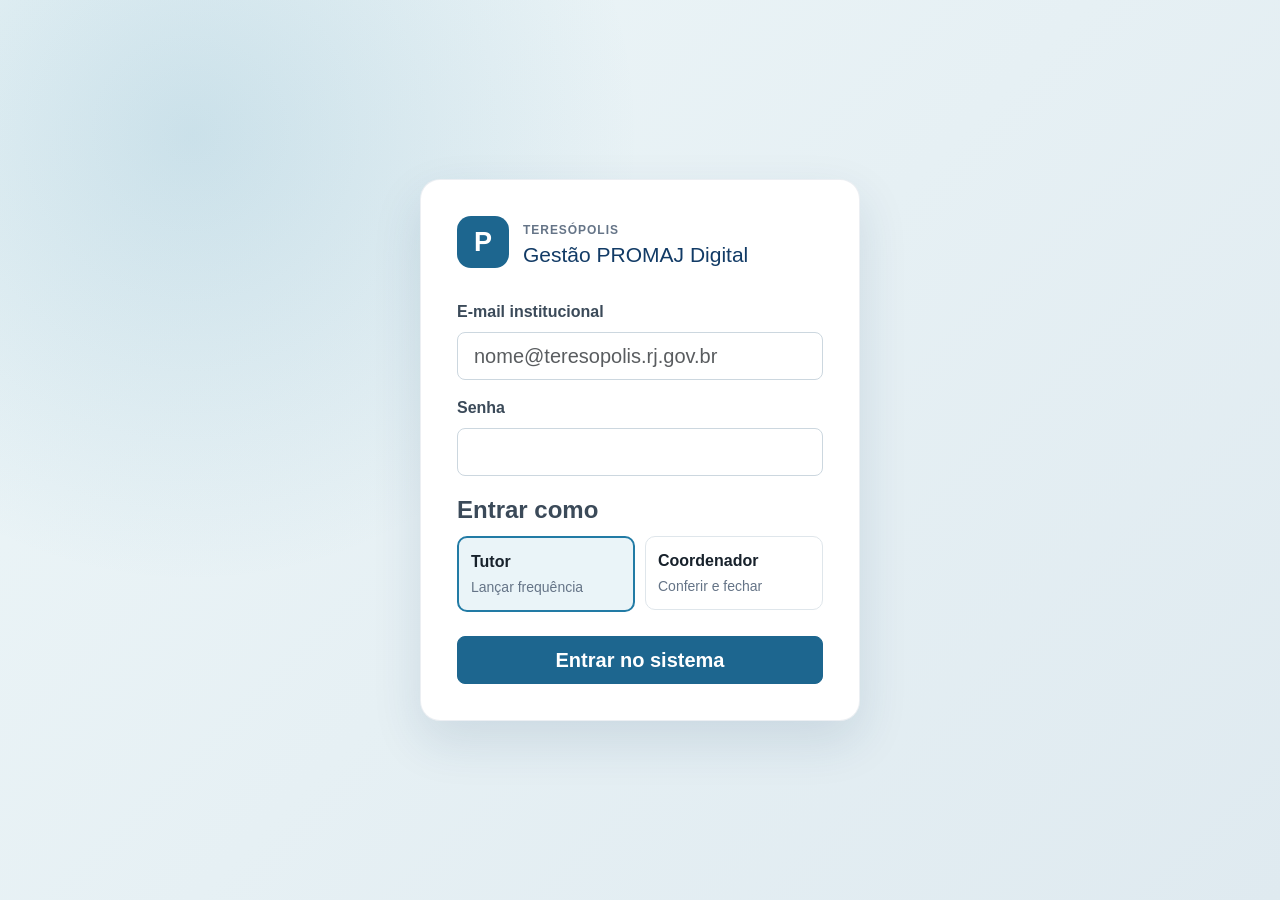
<file: prototipo/index.html>
<!doctype html>
<html lang="pt-BR">
<head>
  <meta charset="utf-8">
  <meta name="viewport" content="width=device-width, initial-scale=1">
  <title>Gestão PROMAJ Digital | Entrar</title>
  <link href="https://cdn.jsdelivr.net/npm/bootstrap@5.3.3/dist/css/bootstrap.min.css" rel="stylesheet">
  <link rel="stylesheet" href="assets/css/style.css">
</head>
<body class="login-page">
  <main class="login-shell">
    <section class="login-card" aria-labelledby="login-title">
      <div class="brand-lockup">
        <div class="brand-mark" aria-hidden="true">P</div>
        <div>
          <span class="brand-kicker">Teresópolis</span>
          <h1 id="login-title">Gestão PROMAJ Digital</h1>
        </div>
      </div>

      <form id="login-form" novalidate>
        <div class="mb-3">
          <label for="email" class="form-label">E-mail institucional</label>
          <input type="email" class="form-control form-control-lg" id="email" autocomplete="username" placeholder="nome@teresopolis.rj.gov.br" required>
          <div class="invalid-feedback">Informe um e-mail válido.</div>
        </div>
        <div class="mb-3">
          <label for="senha" class="form-label">Senha</label>
          <input type="password" class="form-control form-control-lg" id="senha" autocomplete="current-password" minlength="6" required>
          <div class="invalid-feedback">A senha deve ter pelo menos 6 caracteres.</div>
        </div>
        <fieldset class="mb-4">
          <legend class="form-label">Entrar como</legend>
          <div class="role-options">
            <label class="role-option">
              <input type="radio" name="perfil" value="tutor" checked>
              <span><strong>Tutor</strong><small>Lançar frequência</small></span>
            </label>
            <label class="role-option">
              <input type="radio" name="perfil" value="coordenador">
              <span><strong>Coordenador</strong><small>Conferir e fechar</small></span>
            </label>
          </div>
        </fieldset>
        <button type="submit" class="btn btn-primary btn-lg w-100">Entrar no sistema</button>
      </form>
    </section>
  </main>
  <script src="assets/js/app.js"></script>
</body>
</html>
</file>
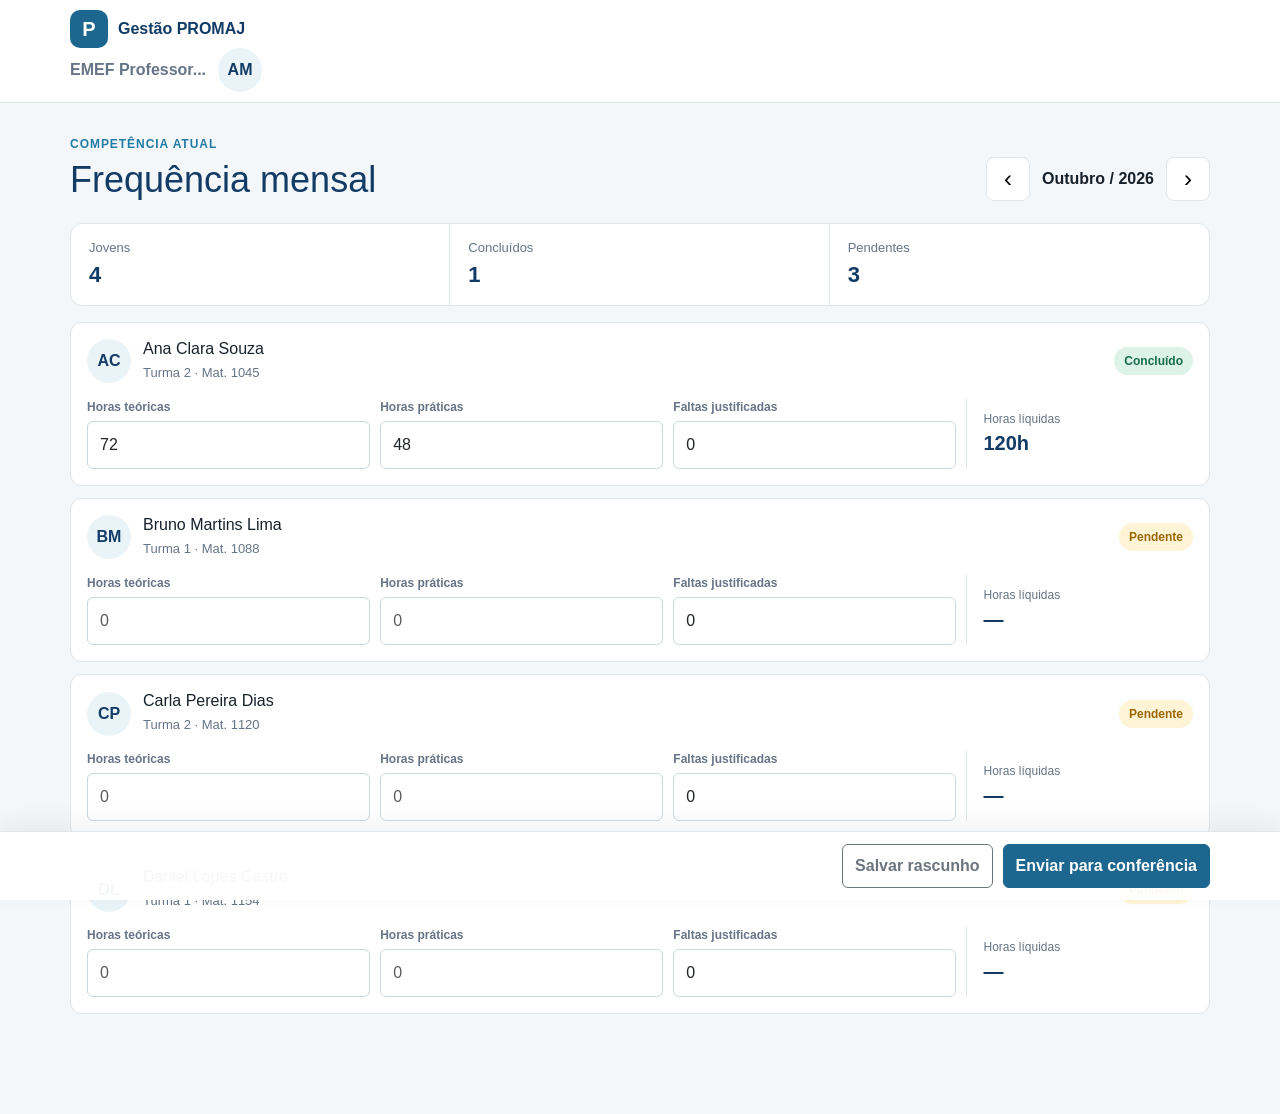
<file: prototipo/tela2_frequencia.html>
<!doctype html>
<html lang="pt-BR">
<head>
  <meta charset="utf-8">
  <meta name="viewport" content="width=device-width, initial-scale=1">
  <title>Frequência mensal | Gestão PROMAJ</title>
  <link href="https://cdn.jsdelivr.net/npm/bootstrap@5.3.3/dist/css/bootstrap.min.css" rel="stylesheet">
  <link rel="stylesheet" href="assets/css/style.css">
</head>
<body>
  <header class="app-header">
    <div class="container-fluid app-header-inner">
      <a class="app-brand" href="index.html" aria-label="Página inicial">
        <span class="brand-mark small" aria-hidden="true">P</span>
        <span>Gestão PROMAJ</span>
      </a>
      <div class="header-actions">
        <span class="header-unit d-none d-md-inline">EMEF Professor...</span>
        <a class="avatar" href="index.html" aria-label="Sair da conta">AM</a>
      </div>
    </div>
  </header>

  <main class="container app-content">
    <div class="page-heading">
      <div>
        <span class="eyebrow">Competência atual</span>
        <h1>Frequência mensal</h1>
      </div>
      <div class="month-control" aria-label="Selecionar competência">
        <button type="button" aria-label="Mês anterior">‹</button>
        <strong>Outubro / 2026</strong>
        <button type="button" aria-label="Próximo mês">›</button>
      </div>
    </div>

    <div class="summary-strip" aria-label="Resumo da competência">
      <div><span>Jovens</span><strong id="total-jovens">4</strong></div>
      <div><span>Concluídos</span><strong id="total-concluidos">1</strong></div>
      <div><span>Pendentes</span><strong id="total-pendentes">3</strong></div>
    </div>

    <div class="student-list" id="student-list">
      <article class="student-card" data-status="concluido">
        <div class="student-card-head">
          <div class="student-avatar">AC</div>
          <div class="student-info"><h2>Ana Clara Souza</h2><span>Turma 2 · Mat. 1045</span></div>
          <span class="status-badge status-success">Concluído</span>
        </div>
        <div class="hours-grid">
          <label>Horas teóricas
            <input type="number" min="0" max="999" value="72" class="form-control horas-teoricas" inputmode="numeric">
          </label>
          <label>Horas práticas
            <input type="number" min="0" max="999" value="48" class="form-control horas-praticas" inputmode="numeric">
          </label>
          <label>Faltas justificadas
            <input type="number" min="0" max="31" value="0" class="form-control faltas" inputmode="numeric">
          </label>
          <div class="hours-result"><span>Horas líquidas</span><strong>120h</strong></div>
        </div>
      </article>

      <article class="student-card" data-status="pendente">
        <div class="student-card-head">
          <div class="student-avatar">BM</div>
          <div class="student-info"><h2>Bruno Martins Lima</h2><span>Turma 1 · Mat. 1088</span></div>
          <span class="status-badge status-warning">Pendente</span>
        </div>
        <div class="hours-grid">
          <label>Horas teóricas
            <input type="number" min="0" max="999" value="" placeholder="0" class="form-control horas-teoricas" inputmode="numeric">
          </label>
          <label>Horas práticas
            <input type="number" min="0" max="999" value="" placeholder="0" class="form-control horas-praticas" inputmode="numeric">
          </label>
          <label>Faltas justificadas
            <input type="number" min="0" max="31" value="0" class="form-control faltas" inputmode="numeric">
          </label>
          <div class="hours-result"><span>Horas líquidas</span><strong>—</strong></div>
        </div>
      </article>

      <article class="student-card" data-status="pendente">
        <div class="student-card-head">
          <div class="student-avatar">CP</div>
          <div class="student-info"><h2>Carla Pereira Dias</h2><span>Turma 2 · Mat. 1120</span></div>
          <span class="status-badge status-warning">Pendente</span>
        </div>
        <div class="hours-grid">
          <label>Horas teóricas
            <input type="number" min="0" max="999" value="" placeholder="0" class="form-control horas-teoricas" inputmode="numeric">
          </label>
          <label>Horas práticas
            <input type="number" min="0" max="999" value="" placeholder="0" class="form-control horas-praticas" inputmode="numeric">
          </label>
          <label>Faltas justificadas
            <input type="number" min="0" max="31" value="0" class="form-control faltas" inputmode="numeric">
          </label>
          <div class="hours-result"><span>Horas líquidas</span><strong>—</strong></div>
        </div>
      </article>

      <article class="student-card" data-status="pendente">
        <div class="student-card-head">
          <div class="student-avatar">DL</div>
          <div class="student-info"><h2>Daniel Lopes Castro</h2><span>Turma 1 · Mat. 1154</span></div>
          <span class="status-badge status-warning">Pendente</span>
        </div>
        <div class="hours-grid">
          <label>Horas teóricas
            <input type="number" min="0" max="999" value="" placeholder="0" class="form-control horas-teoricas" inputmode="numeric">
          </label>
          <label>Horas práticas
            <input type="number" min="0" max="999" value="" placeholder="0" class="form-control horas-praticas" inputmode="numeric">
          </label>
          <label>Faltas justificadas
            <input type="number" min="0" max="31" value="0" class="form-control faltas" inputmode="numeric">
          </label>
          <div class="hours-result"><span>Horas líquidas</span><strong>—</strong></div>
        </div>
      </article>
    </div>

    <div class="action-bar">
      <button type="button" class="btn btn-outline-secondary" id="save-draft">Salvar rascunho</button>
      <button type="button" class="btn btn-primary" id="submit-frequency">Enviar para conferência</button>
    </div>
  </main>

  <div class="toast-region" aria-live="polite" aria-atomic="true" id="toast-region"></div>
  <script src="assets/js/app.js"></script>
</body>
</html>
</file>
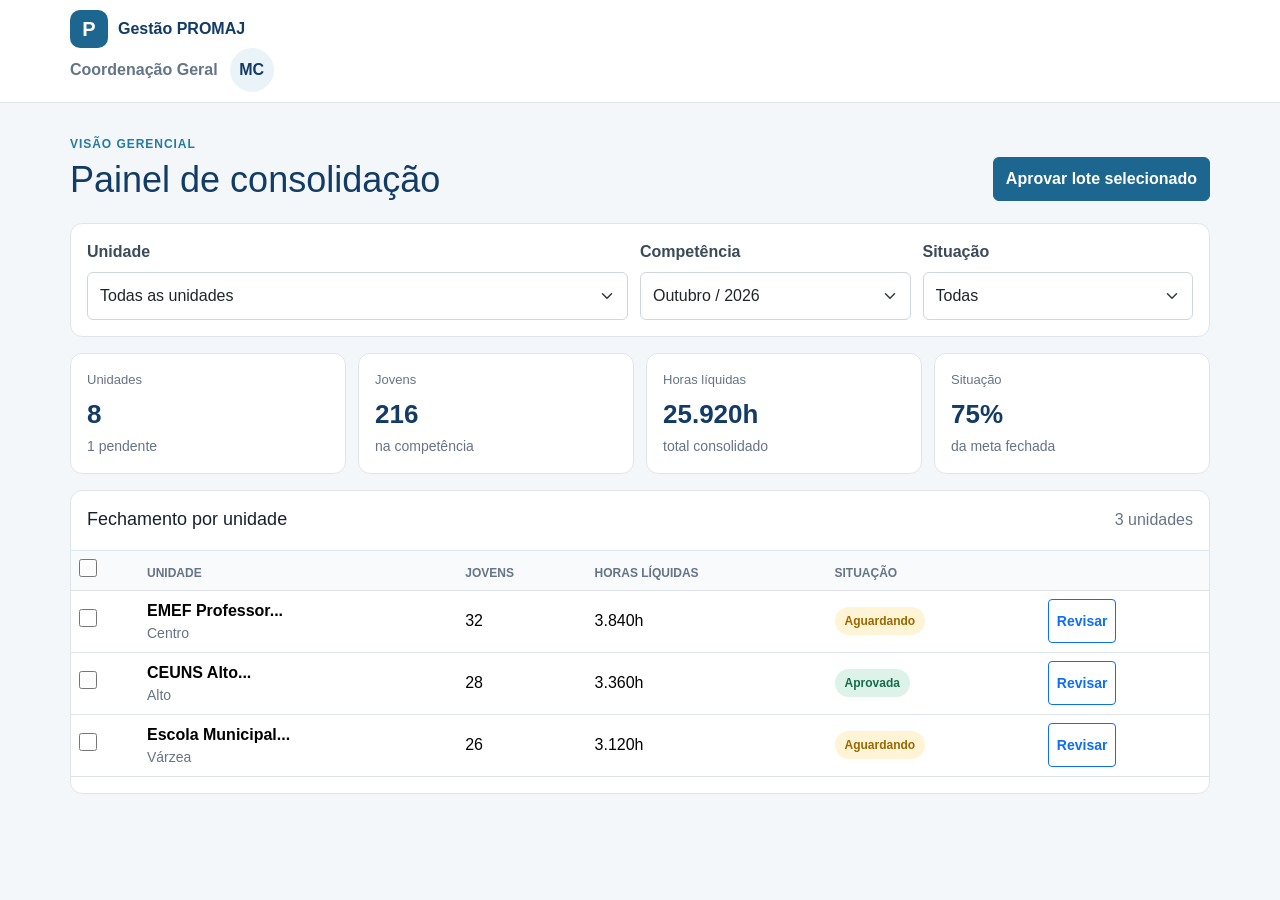
<file: prototipo/tela3_painel.html>
<!doctype html>
<html lang="pt-BR">
<head>
  <meta charset="utf-8">
  <meta name="viewport" content="width=device-width, initial-scale=1">
  <title>Painel de coordenação | Gestão PROMAJ</title>
  <link href="https://cdn.jsdelivr.net/npm/bootstrap@5.3.3/dist/css/bootstrap.min.css" rel="stylesheet">
  <link rel="stylesheet" href="assets/css/style.css">
</head>
<body>
  <header class="app-header">
    <div class="container-fluid app-header-inner">
      <a class="app-brand" href="index.html" aria-label="Página inicial">
        <span class="brand-mark small" aria-hidden="true">P</span>
        <span>Gestão PROMAJ</span>
      </a>
      <div class="header-actions">
        <span class="header-unit d-none d-md-inline">Coordenação Geral</span>
        <a class="avatar" href="index.html" aria-label="Sair da conta">MC</a>
      </div>
    </div>
  </header>

  <main class="container app-content">
    <div class="page-heading">
      <div>
        <span class="eyebrow">Visão gerencial</span>
        <h1>Painel de consolidação</h1>
      </div>
      <button type="button" class="btn btn-primary" id="approve-all">Aprovar lote selecionado</button>
    </div>

    <section class="filter-panel" aria-label="Filtros">
      <div>
        <label for="filter-unit" class="form-label">Unidade</label>
        <select id="filter-unit" class="form-select">
          <option value="">Todas as unidades</option>
          <option>EMEF Professor...</option>
          <option>CEUNS Alto...</option>
          <option>Escola Municipal...</option>
        </select>
      </div>
      <div>
        <label for="filter-month" class="form-label">Competência</label>
        <select id="filter-month" class="form-select">
          <option>Outubro / 2026</option>
          <option>Setembro / 2026</option>
        </select>
      </div>
      <div>
        <label for="filter-status" class="form-label">Situação</label>
        <select id="filter-status" class="form-select">
          <option value="">Todas</option>
          <option value="Aguardando">Aguardando</option>
          <option value="Aprovada">Aprovada</option>
        </select>
      </div>
    </section>

    <section class="metrics-grid" aria-label="Indicadores">
      <article><span>Unidades</span><strong>8</strong><small>1 pendente</small></article>
      <article><span>Jovens</span><strong>216</strong><small>na competência</small></article>
      <article><span>Horas líquidas</span><strong>25.920h</strong><small>total consolidado</small></article>
      <article><span>Situação</span><strong>75%</strong><small>da meta fechada</small></article>
    </section>

    <section class="table-card">
      <div class="table-card-header">
        <h2>Fechamento por unidade</h2>
        <span id="unit-count">3 unidades</span>
      </div>
      <div class="table-responsive">
        <table class="table align-middle">
          <thead>
            <tr>
              <th scope="col"><input type="checkbox" id="select-all" aria-label="Selecionar todas"></th>
              <th scope="col">Unidade</th>
              <th scope="col">Jovens</th>
              <th scope="col">Horas líquidas</th>
              <th scope="col">Situação</th>
              <th scope="col"><span class="visually-hidden">Ações</span></th>
            </tr>
          </thead>
          <tbody id="unit-table">
            <tr data-status="Aguardando" data-unit="EMEF Professor">
              <td><input type="checkbox" class="unit-check" aria-label="Selecionar EMEF Professor"></td>
              <td><strong>EMEF Professor...</strong><small>Centro</small></td>
              <td>32</td>
              <td>3.840h</td>
              <td><span class="status-badge status-warning">Aguardando</span></td>
              <td><button type="button" class="btn btn-sm btn-outline-primary review-btn">Revisar</button></td>
            </tr>
            <tr data-status="Aprovada" data-unit="CEUNS Alto">
              <td><input type="checkbox" class="unit-check" aria-label="Selecionar CEUNS Alto"></td>
              <td><strong>CEUNS Alto...</strong><small>Alto</small></td>
              <td>28</td>
              <td>3.360h</td>
              <td><span class="status-badge status-success">Aprovada</span></td>
              <td><button type="button" class="btn btn-sm btn-outline-primary review-btn">Revisar</button></td>
            </tr>
            <tr data-status="Aguardando" data-unit="Escola Municipal">
              <td><input type="checkbox" class="unit-check" aria-label="Selecionar Escola Municipal"></td>
              <td><strong>Escola Municipal...</strong><small>Várzea</small></td>
              <td>26</td>
              <td>3.120h</td>
              <td><span class="status-badge status-warning">Aguardando</span></td>
              <td><button type="button" class="btn btn-sm btn-outline-primary review-btn">Revisar</button></td>
            </tr>
          </tbody>
        </table>
      </div>
    </section>
  </main>

  <div class="toast-region" aria-live="polite" aria-atomic="true" id="toast-region"></div>
  <script src="assets/js/app.js"></script>
</body>
</html>
</file>
<file: prototipo/assets/css/style.css>
:root {
  --blue-900: #123b66;
  --blue-700: #1d668f;
  --blue-600: #227ba5;
  --blue-100: #eaf4f8;
  --teal: #16a085;
  --ink: #17212b;
  --muted: #657487;
  --line: #dfe6eb;
  --surface: #ffffff;
  --canvas: #f4f7f9;
  --warning: #9a6700;
  --warning-bg: #fff4d6;
  --success: #176b4d;
  --success-bg: #ddf3e9;
}

* { box-sizing: border-box; }

body {
  margin: 0;
  min-height: 100vh;
  color: var(--ink);
  background: var(--canvas);
  font-family: Inter, "Segoe UI", Arial, sans-serif;
}

.login-page {
  display: grid;
  place-items: center;
  background:
    radial-gradient(circle at 15% 15%, rgba(34, 123, 165, .16), transparent 28rem),
    linear-gradient(135deg, #edf6f8 0%, #dfeaf0 100%);
  padding: 24px;
}

.login-shell { width: min(440px, 100%); }
.login-card {
  background: var(--surface);
  border: 1px solid rgba(18, 59, 102, .08);
  border-radius: 20px;
  box-shadow: 0 20px 50px rgba(18, 59, 102, .12);
  padding: 36px;
}

.brand-lockup, .app-brand, .header-actions { display: flex; align-items: center; }
.brand-lockup { gap: 14px; margin-bottom: 32px; }
.brand-lockup h1 { font-size: 21px; line-height: 1.15; margin: 2px 0 0; color: var(--blue-900); }
.brand-kicker { color: var(--muted); font-size: 12px; font-weight: 700; text-transform: uppercase; letter-spacing: .08em; }
.brand-mark {
  display: grid;
  place-items: center;
  width: 52px;
  height: 52px;
  flex: 0 0 52px;
  border-radius: 14px;
  background: var(--blue-700);
  color: #fff;
  font-size: 27px;
  font-weight: 800;
}
.brand-mark.small { width: 38px; height: 38px; flex-basis: 38px; border-radius: 10px; font-size: 20px; }

.form-label { font-weight: 700; color: #3b4a59; }
.form-control, .form-select { min-height: 48px; border-color: #ccd7df; }
.form-control:focus, .form-select:focus {
  border-color: var(--blue-600);
  box-shadow: 0 0 0 3px rgba(34, 123, 165, .16);
}
.role-options { display: grid; grid-template-columns: 1fr 1fr; gap: 10px; }
.role-option { position: relative; cursor: pointer; }
.role-option input { position: absolute; opacity: 0; }
.role-option span {
  display: flex;
  min-height: 72px;
  flex-direction: column;
  justify-content: center;
  border: 1px solid var(--line);
  border-radius: 10px;
  padding: 12px;
}
.role-option small { color: var(--muted); margin-top: 3px; }
.role-option input:checked + span { border: 2px solid var(--blue-600); background: var(--blue-100); }
.role-option input:focus-visible + span { outline: 3px solid #f0b429; outline-offset: 2px; }

.btn-primary { background: var(--blue-700); border-color: var(--blue-700); }
.btn-primary:hover, .btn-primary:focus { background: var(--blue-900); border-color: var(--blue-900); }
.btn { min-height: 44px; font-weight: 700; }
.btn:focus-visible, a:focus-visible, input:focus-visible, select:focus-visible { outline: 3px solid #f0b429; outline-offset: 2px; }

.app-header { position: sticky; top: 0; z-index: 10; background: var(--surface); border-bottom: 1px solid var(--line); }
.app-header-inner { max-width: 1180px; min-height: 64px; margin: auto; padding: 10px 20px; justify-content: space-between; }
.app-brand { gap: 10px; color: var(--blue-900); text-decoration: none; font-weight: 800; }
.header-actions { gap: 12px; }
.header-unit { color: var(--muted); font-weight: 700; }
.avatar {
  display: grid;
  width: 44px;
  height: 44px;
  place-items: center;
  border-radius: 50%;
  background: var(--blue-100);
  color: var(--blue-900);
  text-decoration: none;
  font-weight: 800;
}
.app-content { max-width: 1180px; padding: 28px 20px 100px; }
.page-heading { display: flex; align-items: end; justify-content: space-between; gap: 16px; margin-bottom: 22px; }
.page-heading h1 { margin: 3px 0 0; color: var(--blue-900); font-size: clamp(25px, 4vw, 36px); }
.eyebrow { color: var(--blue-600); font-size: 12px; font-weight: 800; text-transform: uppercase; letter-spacing: .08em; }
.month-control { display: flex; align-items: center; gap: 12px; min-height: 44px; }
.month-control button { width: 44px; height: 44px; border: 1px solid var(--line); border-radius: 8px; background: var(--surface); font-size: 24px; }

.summary-strip { display: grid; grid-template-columns: repeat(3, 1fr); background: var(--surface); border: 1px solid var(--line); border-radius: 12px; margin-bottom: 16px; }
.summary-strip div { display: flex; flex-direction: column; padding: 14px 18px; border-right: 1px solid var(--line); }
.summary-strip div:last-child { border-right: 0; }
.summary-strip span { color: var(--muted); font-size: 13px; }
.summary-strip strong { color: var(--blue-900); font-size: 22px; }

.student-list { display: grid; gap: 12px; }
.student-card { background: var(--surface); border: 1px solid var(--line); border-radius: 12px; padding: 16px; }
.student-card-head { display: grid; grid-template-columns: 44px 1fr auto; align-items: center; gap: 12px; margin-bottom: 14px; }
.student-avatar { display: grid; width: 44px; height: 44px; place-items: center; border-radius: 50%; background: var(--blue-100); color: var(--blue-900); font-weight: 800; }
.student-info h2 { font-size: 16px; margin: 0 0 2px; }
.student-info span { color: var(--muted); font-size: 13px; }
.status-badge { display: inline-flex; align-items: center; justify-content: center; min-height: 28px; border-radius: 999px; padding: 4px 10px; font-size: 12px; font-weight: 800; }
.status-success { background: var(--success-bg); color: var(--success); }
.status-warning { background: var(--warning-bg); color: var(--warning); }
.hours-grid { display: grid; grid-template-columns: repeat(3, minmax(0, 1fr)) minmax(140px, .8fr); gap: 10px; align-items: end; }
.hours-grid label { color: var(--muted); font-size: 12px; font-weight: 700; }
.hours-grid .form-control { margin-top: 5px; }
.hours-result { min-height: 70px; display: flex; flex-direction: column; justify-content: center; border-left: 1px solid var(--line); padding-left: 16px; }
.hours-result span { color: var(--muted); font-size: 12px; }
.hours-result strong { color: var(--blue-900); font-size: 20px; }
.action-bar {
  position: fixed;
  right: 0;
  bottom: 0;
  left: 0;
  z-index: 9;
  display: flex;
  justify-content: flex-end;
  gap: 10px;
  border-top: 1px solid var(--line);
  background: rgba(255, 255, 255, .96);
  padding: 12px max(20px, calc((100vw - 1140px) / 2));
  box-shadow: 0 -8px 24px rgba(23, 33, 43, .06);
}

.filter-panel { display: grid; grid-template-columns: 2fr 1fr 1fr; gap: 12px; background: var(--surface); border: 1px solid var(--line); border-radius: 12px; padding: 16px; margin-bottom: 16px; }
.metrics-grid { display: grid; grid-template-columns: repeat(4, 1fr); gap: 12px; margin-bottom: 16px; }
.metrics-grid article { display: flex; min-height: 116px; flex-direction: column; background: var(--surface); border: 1px solid var(--line); border-radius: 12px; padding: 16px; }
.metrics-grid span { color: var(--muted); font-size: 13px; }
.metrics-grid strong { color: var(--blue-900); font-size: 26px; margin: 5px 0 2px; }
.metrics-grid small { color: var(--muted); }
.table-card { background: var(--surface); border: 1px solid var(--line); border-radius: 12px; overflow: hidden; }
.table-card-header { display: flex; align-items: center; justify-content: space-between; min-height: 60px; padding: 12px 16px; border-bottom: 1px solid var(--line); }
.table-card-header h2 { margin: 0; font-size: 18px; }
.table-card-header span { color: var(--muted); }
.table thead th { background: #f8fafb; color: var(--muted); font-size: 12px; text-transform: uppercase; }
.table td { border-color: var(--line); }
.table td small { display: block; color: var(--muted); }
.table input[type="checkbox"] { width: 18px; height: 18px; accent-color: var(--blue-700); }

.toast-region { position: fixed; right: 20px; bottom: 84px; z-index: 20; }
.toast {
  min-width: 280px;
  max-width: calc(100vw - 40px);
  border-left: 5px solid var(--teal);
  border-radius: 8px;
  background: var(--surface);
  box-shadow: 0 12px 32px rgba(23, 33, 43, .18);
  padding: 14px 16px;
  font-weight: 700;
}

@media (max-width: 767px) {
  .login-page { align-items: start; }
  .login-card { padding: 24px 18px; }
  .role-options { grid-template-columns: 1fr; }
  .app-header-inner { padding-inline: 14px; }
  .app-content { padding: 20px 14px 116px; }
  .page-heading { align-items: start; }
  .month-control { margin-top: 4px; }
  .month-control strong { max-width: 94px; text-align: center; }
  .summary-strip div { padding-inline: 12px; }
  .student-card { padding: 14px 12px; }
  .student-card-head { grid-template-columns: 44px 1fr; }
  .student-card-head .status-badge { grid-column: 2; justify-self: start; }
  .hours-grid { grid-template-columns: 1fr 1fr; }
  .hours-result { grid-column: 1 / -1; min-height: 54px; border-left: 0; border-top: 1px solid var(--line); padding: 10px 0 0; }
  .action-bar { padding: 10px 14px; }
  .action-bar .btn { flex: 1; }
  .filter-panel { grid-template-columns: 1fr; }
  .metrics-grid { grid-template-columns: 1fr 1fr; }
  .toast-region { right: 14px; bottom: 78px; }
}

@media (max-width: 480px) {
  .page-heading { flex-direction: column; }
  .month-control { width: 100%; justify-content: space-between; }
  .page-heading > .btn { width: 100%; }
  .metrics-grid { grid-template-columns: 1fr; }
  .metrics-grid article { min-height: 92px; }
  .action-bar .btn { font-size: 13px; }
}

@media (prefers-reduced-motion: reduce) {
  * { scroll-behavior: auto !important; }
}
</file>
